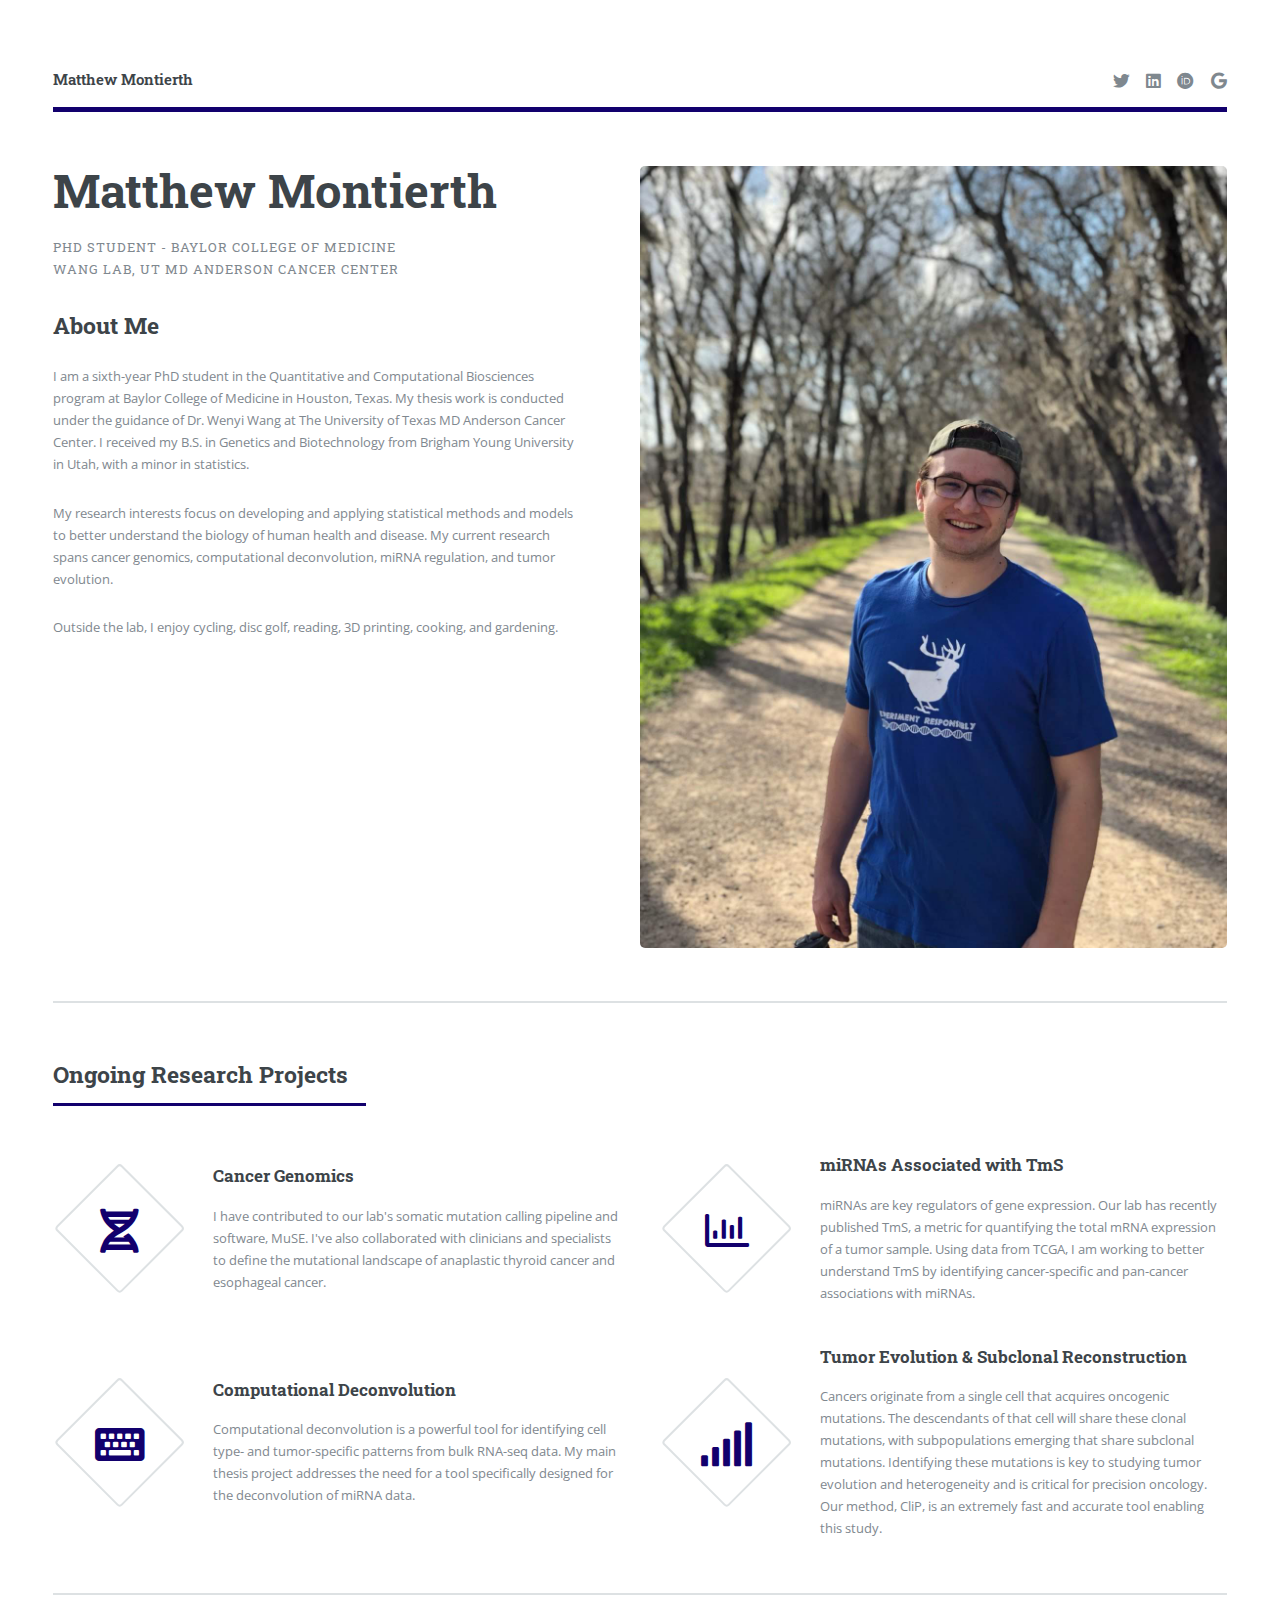
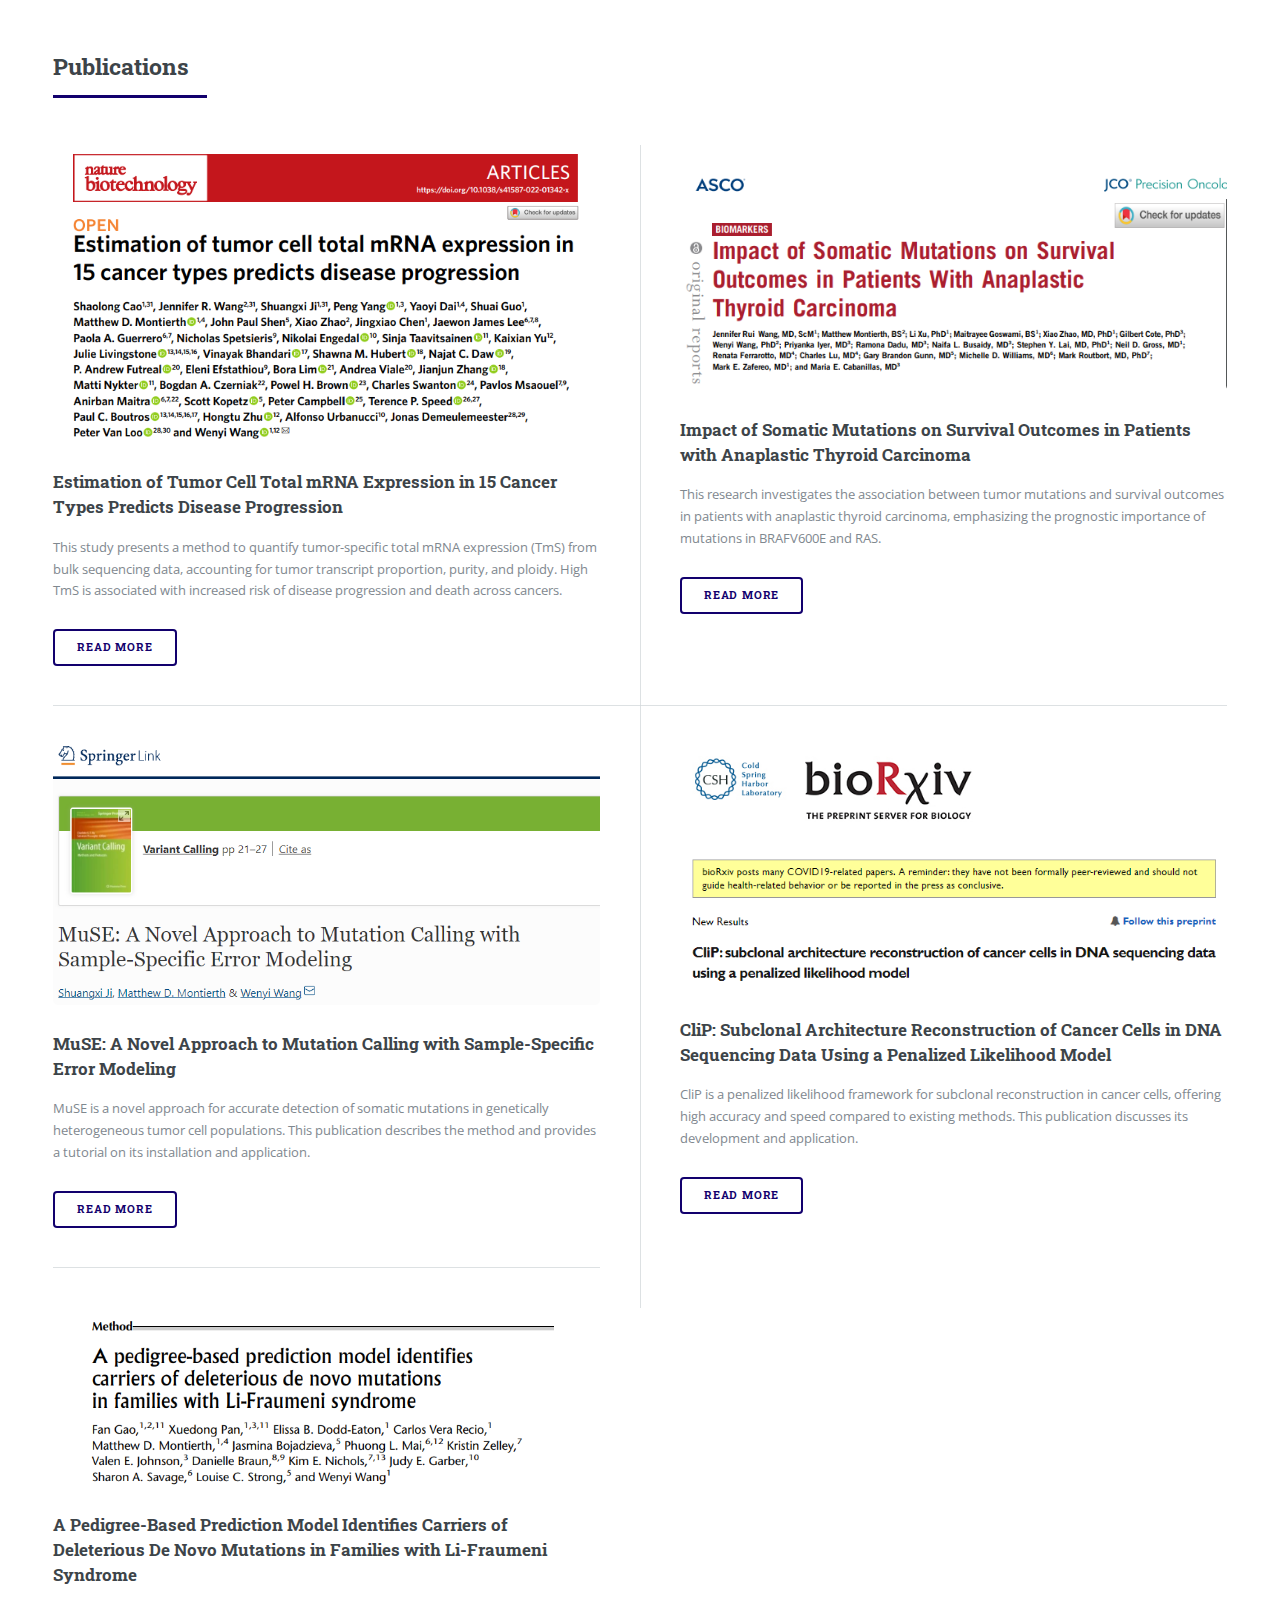
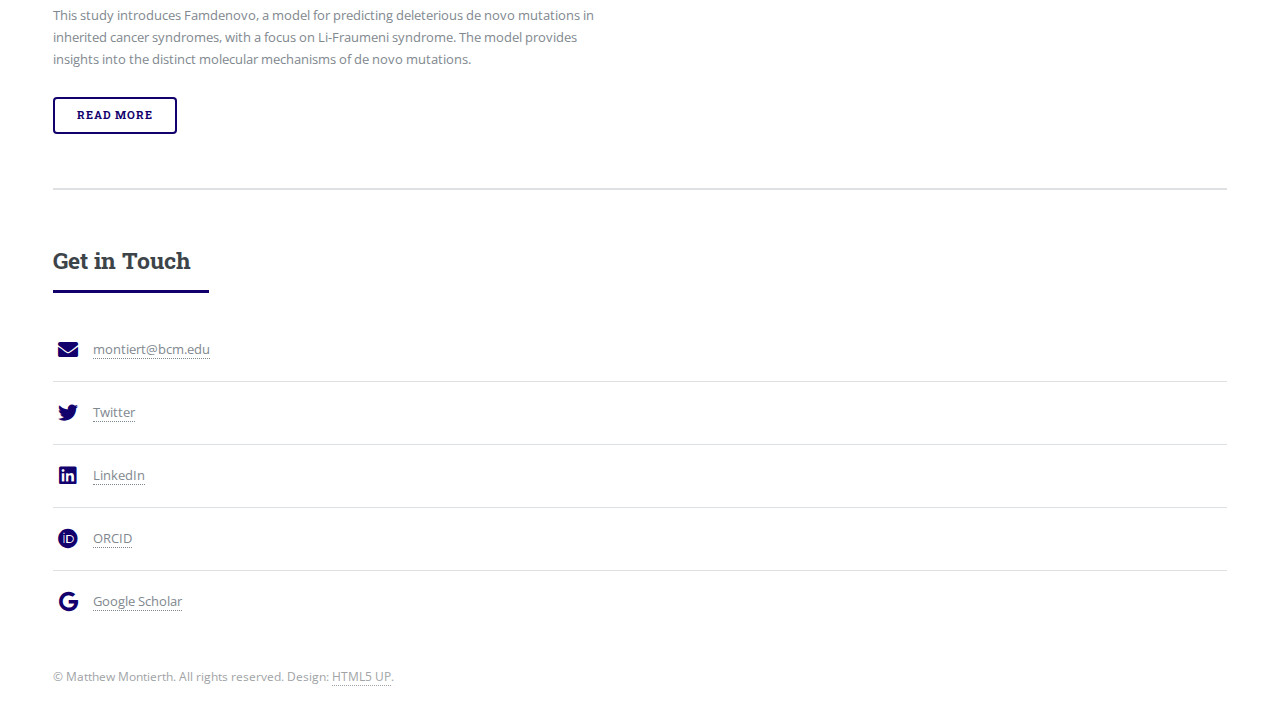
<file: index.html>
<!DOCTYPE HTML>
<!--
	Editorial by HTML5 UP
	html5up.net | @ajlkn
	Free for personal and commercial use under the CCA 3.0 license (html5up.net/license)
-->
<html>
	<head>
		<title>Matthew Montierth - Personal Website</title>
		<meta charset="utf-8" />
		<meta name="viewport" content="width=device-width, initial-scale=1, user-scalable=no" />
		<link rel="stylesheet" href="assets/css/main.css" />
	</head>
	<body class="is-preload">

		<!-- Wrapper -->
			<div id="wrapper">

				<!-- Main -->
					<div id="main">
						<div class="inner">

							<!-- Header -->
								<header id="header">
									<a href="index.html" class="logo"><strong>Matthew Montierth</strong></a>
									<ul class="icons">
										<li><a href="https://twitter.com/mattmontierth" class="icon brands fa-twitter"><span class="label">Twitter</span></a></li>
										<li><a href="https://www.linkedin.com/in/matthew-montierth/" class="icon brands fa-linkedin"><span class="label">LinkedIn</span></a></li>
										<li><a href="https://orcid.org/0000-0002-0860-1420" class="icon brands fa-orcid"><span class="label">ORCID</span></a></li>
                                        <li><a href="https://scholar.google.com/citations?user=PbdNBXEAAAAJ&hl=en&oi=ao" class="icon brands fa-google"><span class="label">Google Scholar</span></a></li>
                                    </ul>
								</header>

							<!-- Banner -->
								<section id="banner">
									<div class="content">
										<header>
											<h1>Matthew Montierth</h1>
											<p>PhD Student - Baylor College of Medicine<br />
												Wang Lab, UT MD Anderson Cancer Center</p>
										</header>
										<h2>About Me</h2>
										<p>I am a sixth-year PhD student in the Quantitative and Computational Biosciences program at Baylor College of Medicine in Houston, Texas. My thesis work is conducted under the guidance of Dr. Wenyi Wang at The University of Texas MD Anderson Cancer Center. I received my B.S. in Genetics and Biotechnology from Brigham Young University in Utah, with a minor in statistics.</p>
										<p>My research interests focus on developing and applying statistical methods and models to better understand the biology of human health and disease. My current research spans cancer genomics, computational deconvolution, miRNA regulation, and tumor evolution.</p>
										<p>Outside the lab, I enjoy cycling, disc golf, reading, 3D printing, cooking, and gardening.</p>
									</div>
									<span class="image object">
										<img src="images/me.jpg" alt="Matthew Montierth" />
									</span>
								</section>

							<!-- Section -->
								<section>
									<header class="major">
										<h2>Ongoing Research Projects</h2>
									</header>
									<div class="features">
										<article>
											<span class="icon solid fa-dna"></span>
											<div class="content">
												<h3>Cancer Genomics</h3>
												<p>I have contributed to our lab's somatic mutation calling pipeline and software, MuSE. I've also collaborated with clinicians and specialists to define the mutational landscape of anaplastic thyroid cancer and esophageal cancer.</p>
											</div>
										</article>
										<article>
											<span class="icon regular fa-chart-bar"></span>
											<div class="content">
												<h3>miRNAs Associated with TmS</h3>
												<p>miRNAs are key regulators of gene expression. Our lab has recently published TmS, a metric for quantifying the total mRNA expression of a tumor sample. Using data from TCGA, I am working to better understand TmS by identifying cancer-specific and pan-cancer associations with miRNAs.</p>
											</div>
										</article>
										<article>
											<span class="icon solid fa-keyboard"></span>
											<div class="content">
												<h3>Computational Deconvolution</h3>
												<p>Computational deconvolution is a powerful tool for identifying cell type- and tumor-specific patterns from bulk RNA-seq data. My main thesis project addresses the need for a tool specifically designed for the deconvolution of miRNA data.</p>
											</div>
										</article>
										<article>
											<span class="icon solid fa-signal"></span>
											<div class="content">
												<h3>Tumor Evolution & Subclonal Reconstruction</h3>
												<p>Cancers originate from a single cell that acquires oncogenic mutations. The descendants of that cell will share these clonal mutations, with subpopulations emerging that share subclonal mutations. Identifying these mutations is key to studying tumor evolution and heterogeneity and is critical for precision oncology. Our method, CliP, is an extremely fast and accurate tool enabling this study.</p>
											</div>
										</article>
									</div>
								</section>

							<!-- Section -->
								<section>
									<header class="major">
										<h2>Publications</h2>
									</header>
									<div class="posts">
										<article>
											<a href="https://www.nature.com/articles/s41587-022-01342-x" class="image"><img src="images/TmS.png" alt="TmS Publication" /></a>
											<h3>Estimation of Tumor Cell Total mRNA Expression in 15 Cancer Types Predicts Disease Progression</h3>
											<p>This study presents a method to quantify tumor-specific total mRNA expression (TmS) from bulk sequencing data, accounting for tumor transcript proportion, purity, and ploidy. High TmS is associated with increased risk of disease progression and death across cancers.</p>
											<ul class="actions">
												<li><a href="https://www.nature.com/articles/s41587-022-01342-x" class="button">Read More</a></li>
											</ul>
										</article>
										<article>
											<a href="https://ascopubs.org/doi/abs/10.1200/PO.21.00504" class="image"><img src="images/JCO_PO.png" alt="ATC Survival Publication" /></a>
											<h3>Impact of Somatic Mutations on Survival Outcomes in Patients with Anaplastic Thyroid Carcinoma</h3>
											<p>This research investigates the association between tumor mutations and survival outcomes in patients with anaplastic thyroid carcinoma, emphasizing the prognostic importance of mutations in BRAFV600E and RAS.</p>
											<ul class="actions">
												<li><a href="https://ascopubs.org/doi/abs/10.1200/PO.21.00504" class="button">Read More</a></li>
											</ul>
										</article>
										<article>
											<a href="https://link.springer.com/protocol/10.1007/978-1-0716-2293-3_2" class="image"><img src="images/MuSE_chapter.png" alt="MuSE Chapter" /></a>
											<h3>MuSE: A Novel Approach to Mutation Calling with Sample-Specific Error Modeling</h3>
											<p>MuSE is a novel approach for accurate detection of somatic mutations in genetically heterogeneous tumor cell populations. This publication describes the method and provides a tutorial on its installation and application.</p>
											<ul class="actions">
												<li><a href="https://link.springer.com/protocol/10.1007/978-1-0716-2293-3_2" class="button">Read More</a></li>
											</ul>
										</article>
										<article>
											<a href="https://www.biorxiv.org/content/10.1101/2021.03.31.437383v1" class="image"><img src="images/clip_pre.png" alt="CliP Preprint" /></a>
											<h3>CliP: Subclonal Architecture Reconstruction of Cancer Cells in DNA Sequencing Data Using a Penalized Likelihood Model</h3>
											<p>CliP is a penalized likelihood framework for subclonal reconstruction in cancer cells, offering high accuracy and speed compared to existing methods. This publication discusses its development and application.</p>
											<ul class="actions">
												<li><a href="https://www.biorxiv.org/content/10.1101/2021.03.31.437383v1" class="button">Read More</a></li>
											</ul>
										</article>
										<article>
											<a href="https://genome.cshlp.org/content/30/8/1170.full.pdf+html" class="image"><img src="images/brcapro.png" alt="BRCA Pro Publication" /></a>
											<h3>A Pedigree-Based Prediction Model Identifies Carriers of Deleterious De Novo Mutations in Families with Li-Fraumeni Syndrome</h3>
											<p>This study introduces Famdenovo, a model for predicting deleterious de novo mutations in inherited cancer syndromes, with a focus on Li-Fraumeni syndrome. The model provides insights into the distinct molecular mechanisms of de novo mutations.</p>
											<ul class="actions">
												<li><a href="https://genome.cshlp.org/content/30/8/1170.full.pdf+html" class="button">Read More</a></li>
											</ul>
										</article>
									</div>
								</section>

							<!-- Contact Section -->
								<section>
									<header class="major">
										<h2>Get in Touch</h2>
									</header>
									<ul class="contact">
										<li class="icon solid fa-envelope"><a href="mailto:montiert@bcm.edu">montiert@bcm.edu</a></li>
										<li class="icon brands fa-twitter"><a href="https://twitter.com/mattmontierth">Twitter</a></li>
										<li class="icon brands fa-linkedin"><a href="https://www.linkedin.com/in/matthew-montierth/">LinkedIn</a></li>
										<li class="icon brands fa-orcid"><a href="https://orcid.org/0000-0002-0860-1420">ORCID</a></li>
                                        <li class="icon brands fa-google"><a href="https://scholar.google.com/citations?user=PbdNBXEAAAAJ&hl=en&oi=ao">Google Scholar</a></li>
                                    </ul>
								</section>

							<!-- Footer -->
								<footer id="footer">
									<p class="copyright">&copy; Matthew Montierth. All rights reserved.
										 Design: <a href="https://html5up.net">HTML5 UP</a>.</p>
								</footer>

						</div>
					</div>

			</div>

		<!-- Scripts -->
			<script src="assets/js/jquery.min.js"></script>
			<script src="assets/js/browser.min.js"></script>
			<script src="assets/js/breakpoints.min.js"></script>
			<script src="assets/js/util.js"></script>
			<script src="assets/js/main.js"></script>

	</body>
</html>
</file>
<file: assets/css/main.css>
@import url(fontawesome-all.min.css);
@import url("https://fonts.googleapis.com/css?family=Open+Sans:400,600,400italic,600italic|Roboto+Slab:400,700");
/*
	Editorial by HTML5 UP
	html5up.net | @ajlkn
	Free for personal and commercial use under the CCA 3.0 license (html5up.net/license)
*/
html, body, div, span, applet, object,
iframe, h1, h2, h3, h4, h5, h6, p, blockquote,
pre, a, abbr, acronym, address, big, cite,
code, del, dfn, em, img, ins, kbd, q, s, samp,
small, strike, strong, sub, sup, tt, var, b,
u, i, center, dl, dt, dd, ol, ul, li, fieldset,
form, label, legend, table, caption, tbody,
tfoot, thead, tr, th, td, article, aside,
canvas, details, embed, figure, figcaption,
footer, header, hgroup, menu, nav, output, ruby,
section, summary, time, mark, audio, video {
  margin: 0;
  padding: 0;
  border: 0;
  font-size: 100%;
  font: inherit;
  vertical-align: baseline; }

article, aside, details, figcaption, figure,
footer, header, hgroup, menu, nav, section {
  display: block; }

body {
  line-height: 1; }

ol, ul {
  list-style: none; }

blockquote, q {
  quotes: none; }
  blockquote:before, blockquote:after, q:before, q:after {
    content: '';
    content: none; }

table {
  border-collapse: collapse;
  border-spacing: 0; }

body {
  -webkit-text-size-adjust: none; }

mark {
  background-color: transparent;
  color: inherit; }

input::-moz-focus-inner {
  border: 0;
  padding: 0; }

input, select, textarea {
  -moz-appearance: none;
  -webkit-appearance: none;
  -ms-appearance: none;
  appearance: none; }

/* Basic */
@-ms-viewport {
  width: device-width; }

body {
  -ms-overflow-style: scrollbar; }

@media screen and (max-width: 480px) {
  html, body {
    min-width: 320px; } }

html {
  box-sizing: border-box; }

*, *:before, *:after {
  box-sizing: inherit; }

body {
  background: #ffffff; }
  body.is-preload *, body.is-preload *:before, body.is-preload *:after, body.is-resizing *, body.is-resizing *:before, body.is-resizing *:after {
    -moz-animation: none !important;
    -webkit-animation: none !important;
    -ms-animation: none !important;
    animation: none !important;
    -moz-transition: none !important;
    -webkit-transition: none !important;
    -ms-transition: none !important;
    transition: none !important; }

/* Type */
body, input, select, textarea {
  color: #7f888f;
  font-family: "Open Sans", sans-serif;
  font-size: 13pt;
  font-weight: 400;
  line-height: 1.65; }
  @media screen and (max-width: 1680px) {
    body, input, select, textarea {
      font-size: 11pt; } }
  @media screen and (max-width: 1280px) {
    body, input, select, textarea {
      font-size: 10pt; } }
  @media screen and (max-width: 360px) {
    body, input, select, textarea {
      font-size: 9pt; } }

a {
  -moz-transition: color 0.2s ease-in-out, border-bottom-color 0.2s ease-in-out;
  -webkit-transition: color 0.2s ease-in-out, border-bottom-color 0.2s ease-in-out;
  -ms-transition: color 0.2s ease-in-out, border-bottom-color 0.2s ease-in-out;
  transition: color 0.2s ease-in-out, border-bottom-color 0.2s ease-in-out;
  border-bottom: dotted 1px;
  color: #12006D;
  text-decoration: none; }
  a:hover {
    border-bottom-color: #12006D;
    color: #12006D !important; }
    a:hover strong {
      color: inherit; }

strong, b {
  color: #3d4449;
  font-weight: 600; }

em, i {
  font-style: italic; }

p {
  margin: 0 0 2em 0; }

h1, h2, h3, h4, h5, h6 {
  color: #3d4449;
  font-family: "Roboto Slab", serif;
  font-weight: 700;
  line-height: 1.5;
  margin: 0 0 1em 0; }
  h1 a, h2 a, h3 a, h4 a, h5 a, h6 a {
    color: inherit;
    text-decoration: none;
    border-bottom: 0; }

h1 {
  font-size: 4em;
  margin: 0 0 0.5em 0;
  line-height: 1.3; }

h2 {
  font-size: 1.75em; }

h3 {
  font-size: 1.25em; }

h4 {
  font-size: 1.1em; }

h5 {
  font-size: 0.9em; }

h6 {
  font-size: 0.7em; }

@media screen and (max-width: 1680px) {
  h1 {
    font-size: 3.5em; } }

@media screen and (max-width: 980px) {
  h1 {
    font-size: 3.25em; } }

@media screen and (max-width: 736px) {
  h1 {
    font-size: 2em;
    line-height: 1.4; }
  h2 {
    font-size: 1.5em; } }

sub {
  font-size: 0.8em;
  position: relative;
  top: 0.5em; }

sup {
  font-size: 0.8em;
  position: relative;
  top: -0.5em; }

blockquote {
  border-left: solid 3px rgba(210, 215, 217, 0.75);
  font-style: italic;
  margin: 0 0 2em 0;
  padding: 0.5em 0 0.5em 2em; }

code {
  background: rgba(230, 235, 237, 0.25);
  border-radius: 0.375em;
  border: solid 1px rgba(210, 215, 217, 0.75);
  font-family: "Courier New", monospace;
  font-size: 0.9em;
  margin: 0 0.25em;
  padding: 0.25em 0.65em; }

pre {
  -webkit-overflow-scrolling: touch;
  font-family: "Courier New", monospace;
  font-size: 0.9em;
  margin: 0 0 2em 0; }
  pre code {
    display: block;
    line-height: 1.75;
    padding: 1em 1.5em;
    overflow-x: auto; }

hr {
  border: 0;
  border-bottom: solid 1px rgba(210, 215, 217, 0.75);
  margin: 2em 0; }
  hr.major {
    margin: 3em 0; }

.align-left {
  text-align: left; }

.align-center {
  text-align: center; }

.align-right {
  text-align: right; }

/* Row */
.row {
  display: flex;
  flex-wrap: wrap;
  box-sizing: border-box;
  align-items: stretch; }
  .row > * {
    box-sizing: border-box; }
  .row.gtr-uniform > * > :last-child {
    margin-bottom: 0; }
  .row.aln-left {
    justify-content: flex-start; }
  .row.aln-center {
    justify-content: center; }
  .row.aln-right {
    justify-content: flex-end; }
  .row.aln-top {
    align-items: flex-start; }
  .row.aln-middle {
    align-items: center; }
  .row.aln-bottom {
    align-items: flex-end; }
  .row > .imp {
    order: -1; }
  .row > .col-1 {
    width: 8.33333%; }
  .row > .off-1 {
    margin-left: 8.33333%; }
  .row > .col-2 {
    width: 16.66667%; }
  .row > .off-2 {
    margin-left: 16.66667%; }
  .row > .col-3 {
    width: 25%; }
  .row > .off-3 {
    margin-left: 25%; }
  .row > .col-4 {
    width: 33.33333%; }
  .row > .off-4 {
    margin-left: 33.33333%; }
  .row > .col-5 {
    width: 41.66667%; }
  .row > .off-5 {
    margin-left: 41.66667%; }
  .row > .col-6 {
    width: 50%; }
  .row > .off-6 {
    margin-left: 50%; }
  .row > .col-7 {
    width: 58.33333%; }
  .row > .off-7 {
    margin-left: 58.33333%; }
  .row > .col-8 {
    width: 66.66667%; }
  .row > .off-8 {
    margin-left: 66.66667%; }
  .row > .col-9 {
    width: 75%; }
  .row > .off-9 {
    margin-left: 75%; }
  .row > .col-10 {
    width: 83.33333%; }
  .row > .off-10 {
    margin-left: 83.33333%; }
  .row > .col-11 {
    width: 91.66667%; }
  .row > .off-11 {
    margin-left: 91.66667%; }
  .row > .col-12 {
    width: 100%; }
  .row > .off-12 {
    margin-left: 100%; }
  .row.gtr-0 {
    margin-top: 0;
    margin-left: 0em; }
    .row.gtr-0 > * {
      padding: 0 0 0 0em; }
    .row.gtr-0.gtr-uniform {
      margin-top: 0em; }
      .row.gtr-0.gtr-uniform > * {
        padding-top: 0em; }
  .row.gtr-25 {
    margin-top: 0;
    margin-left: -0.375em; }
    .row.gtr-25 > * {
      padding: 0 0 0 0.375em; }
    .row.gtr-25.gtr-uniform {
      margin-top: -0.375em; }
      .row.gtr-25.gtr-uniform > * {
        padding-top: 0.375em; }
  .row.gtr-50 {
    margin-top: 0;
    margin-left: -0.75em; }
    .row.gtr-50 > * {
      padding: 0 0 0 0.75em; }
    .row.gtr-50.gtr-uniform {
      margin-top: -0.75em; }
      .row.gtr-50.gtr-uniform > * {
        padding-top: 0.75em; }
  .row {
    margin-top: 0;
    margin-left: -1.5em; }
    .row > * {
      padding: 0 0 0 1.5em; }
    .row.gtr-uniform {
      margin-top: -1.5em; }
      .row.gtr-uniform > * {
        padding-top: 1.5em; }
  .row.gtr-150 {
    margin-top: 0;
    margin-left: -2.25em; }
    .row.gtr-150 > * {
      padding: 0 0 0 2.25em; }
    .row.gtr-150.gtr-uniform {
      margin-top: -2.25em; }
      .row.gtr-150.gtr-uniform > * {
        padding-top: 2.25em; }
  .row.gtr-200 {
    margin-top: 0;
    margin-left: -3em; }
    .row.gtr-200 > * {
      padding: 0 0 0 3em; }
    .row.gtr-200.gtr-uniform {
      margin-top: -3em; }
      .row.gtr-200.gtr-uniform > * {
        padding-top: 3em; }
  @media screen and (max-width: 1680px) {
    .row {
      display: flex;
      flex-wrap: wrap;
      box-sizing: border-box;
      align-items: stretch; }
      .row > * {
        box-sizing: border-box; }
      .row.gtr-uniform > * > :last-child {
        margin-bottom: 0; }
      .row.aln-left {
        justify-content: flex-start; }
      .row.aln-center {
        justify-content: center; }
      .row.aln-right {
        justify-content: flex-end; }
      .row.aln-top {
        align-items: flex-start; }
      .row.aln-middle {
        align-items: center; }
      .row.aln-bottom {
        align-items: flex-end; }
      .row > .imp-xlarge {
        order: -1; }
      .row > .col-1-xlarge {
        width: 8.33333%; }
      .row > .off-1-xlarge {
        margin-left: 8.33333%; }
      .row > .col-2-xlarge {
        width: 16.66667%; }
      .row > .off-2-xlarge {
        margin-left: 16.66667%; }
      .row > .col-3-xlarge {
        width: 25%; }
      .row > .off-3-xlarge {
        margin-left: 25%; }
      .row > .col-4-xlarge {
        width: 33.33333%; }
      .row > .off-4-xlarge {
        margin-left: 33.33333%; }
      .row > .col-5-xlarge {
        width: 41.66667%; }
      .row > .off-5-xlarge {
        margin-left: 41.66667%; }
      .row > .col-6-xlarge {
        width: 50%; }
      .row > .off-6-xlarge {
        margin-left: 50%; }
      .row > .col-7-xlarge {
        width: 58.33333%; }
      .row > .off-7-xlarge {
        margin-left: 58.33333%; }
      .row > .col-8-xlarge {
        width: 66.66667%; }
      .row > .off-8-xlarge {
        margin-left: 66.66667%; }
      .row > .col-9-xlarge {
        width: 75%; }
      .row > .off-9-xlarge {
        margin-left: 75%; }
      .row > .col-10-xlarge {
        width: 83.33333%; }
      .row > .off-10-xlarge {
        margin-left: 83.33333%; }
      .row > .col-11-xlarge {
        width: 91.66667%; }
      .row > .off-11-xlarge {
        margin-left: 91.66667%; }
      .row > .col-12-xlarge {
        width: 100%; }
      .row > .off-12-xlarge {
        margin-left: 100%; }
      .row.gtr-0 {
        margin-top: 0;
        margin-left: 0em; }
        .row.gtr-0 > * {
          padding: 0 0 0 0em; }
        .row.gtr-0.gtr-uniform {
          margin-top: 0em; }
          .row.gtr-0.gtr-uniform > * {
            padding-top: 0em; }
      .row.gtr-25 {
        margin-top: 0;
        margin-left: -0.375em; }
        .row.gtr-25 > * {
          padding: 0 0 0 0.375em; }
        .row.gtr-25.gtr-uniform {
          margin-top: -0.375em; }
          .row.gtr-25.gtr-uniform > * {
            padding-top: 0.375em; }
      .row.gtr-50 {
        margin-top: 0;
        margin-left: -0.75em; }
        .row.gtr-50 > * {
          padding: 0 0 0 0.75em; }
        .row.gtr-50.gtr-uniform {
          margin-top: -0.75em; }
          .row.gtr-50.gtr-uniform > * {
            padding-top: 0.75em; }
      .row {
        margin-top: 0;
        margin-left: -1.5em; }
        .row > * {
          padding: 0 0 0 1.5em; }
        .row.gtr-uniform {
          margin-top: -1.5em; }
          .row.gtr-uniform > * {
            padding-top: 1.5em; }
      .row.gtr-150 {
        margin-top: 0;
        margin-left: -2.25em; }
        .row.gtr-150 > * {
          padding: 0 0 0 2.25em; }
        .row.gtr-150.gtr-uniform {
          margin-top: -2.25em; }
          .row.gtr-150.gtr-uniform > * {
            padding-top: 2.25em; }
      .row.gtr-200 {
        margin-top: 0;
        margin-left: -3em; }
        .row.gtr-200 > * {
          padding: 0 0 0 3em; }
        .row.gtr-200.gtr-uniform {
          margin-top: -3em; }
          .row.gtr-200.gtr-uniform > * {
            padding-top: 3em; } }
  @media screen and (max-width: 1280px) {
    .row {
      display: flex;
      flex-wrap: wrap;
      box-sizing: border-box;
      align-items: stretch; }
      .row > * {
        box-sizing: border-box; }
      .row.gtr-uniform > * > :last-child {
        margin-bottom: 0; }
      .row.aln-left {
        justify-content: flex-start; }
      .row.aln-center {
        justify-content: center; }
      .row.aln-right {
        justify-content: flex-end; }
      .row.aln-top {
        align-items: flex-start; }
      .row.aln-middle {
        align-items: center; }
      .row.aln-bottom {
        align-items: flex-end; }
      .row > .imp-large {
        order: -1; }
      .row > .col-1-large {
        width: 8.33333%; }
      .row > .off-1-large {
        margin-left: 8.33333%; }
      .row > .col-2-large {
        width: 16.66667%; }
      .row > .off-2-large {
        margin-left: 16.66667%; }
      .row > .col-3-large {
        width: 25%; }
      .row > .off-3-large {
        margin-left: 25%; }
      .row > .col-4-large {
        width: 33.33333%; }
      .row > .off-4-large {
        margin-left: 33.33333%; }
      .row > .col-5-large {
        width: 41.66667%; }
      .row > .off-5-large {
        margin-left: 41.66667%; }
      .row > .col-6-large {
        width: 50%; }
      .row > .off-6-large {
        margin-left: 50%; }
      .row > .col-7-large {
        width: 58.33333%; }
      .row > .off-7-large {
        margin-left: 58.33333%; }
      .row > .col-8-large {
        width: 66.66667%; }
      .row > .off-8-large {
        margin-left: 66.66667%; }
      .row > .col-9-large {
        width: 75%; }
      .row > .off-9-large {
        margin-left: 75%; }
      .row > .col-10-large {
        width: 83.33333%; }
      .row > .off-10-large {
        margin-left: 83.33333%; }
      .row > .col-11-large {
        width: 91.66667%; }
      .row > .off-11-large {
        margin-left: 91.66667%; }
      .row > .col-12-large {
        width: 100%; }
      .row > .off-12-large {
        margin-left: 100%; }
      .row.gtr-0 {
        margin-top: 0;
        margin-left: 0em; }
        .row.gtr-0 > * {
          padding: 0 0 0 0em; }
        .row.gtr-0.gtr-uniform {
          margin-top: 0em; }
          .row.gtr-0.gtr-uniform > * {
            padding-top: 0em; }
      .row.gtr-25 {
        margin-top: 0;
        margin-left: -0.375em; }
        .row.gtr-25 > * {
          padding: 0 0 0 0.375em; }
        .row.gtr-25.gtr-uniform {
          margin-top: -0.375em; }
          .row.gtr-25.gtr-uniform > * {
            padding-top: 0.375em; }
      .row.gtr-50 {
        margin-top: 0;
        margin-left: -0.75em; }
        .row.gtr-50 > * {
          padding: 0 0 0 0.75em; }
        .row.gtr-50.gtr-uniform {
          margin-top: -0.75em; }
          .row.gtr-50.gtr-uniform > * {
            padding-top: 0.75em; }
      .row {
        margin-top: 0;
        margin-left: -1.5em; }
        .row > * {
          padding: 0 0 0 1.5em; }
        .row.gtr-uniform {
          margin-top: -1.5em; }
          .row.gtr-uniform > * {
            padding-top: 1.5em; }
      .row.gtr-150 {
        margin-top: 0;
        margin-left: -2.25em; }
        .row.gtr-150 > * {
          padding: 0 0 0 2.25em; }
        .row.gtr-150.gtr-uniform {
          margin-top: -2.25em; }
          .row.gtr-150.gtr-uniform > * {
            padding-top: 2.25em; }
      .row.gtr-200 {
        margin-top: 0;
        margin-left: -3em; }
        .row.gtr-200 > * {
          padding: 0 0 0 3em; }
        .row.gtr-200.gtr-uniform {
          margin-top: -3em; }
          .row.gtr-200.gtr-uniform > * {
            padding-top: 3em; } }
  @media screen and (max-width: 980px) {
    .row {
      display: flex;
      flex-wrap: wrap;
      box-sizing: border-box;
      align-items: stretch; }
      .row > * {
        box-sizing: border-box; }
      .row.gtr-uniform > * > :last-child {
        margin-bottom: 0; }
      .row.aln-left {
        justify-content: flex-start; }
      .row.aln-center {
        justify-content: center; }
      .row.aln-right {
        justify-content: flex-end; }
      .row.aln-top {
        align-items: flex-start; }
      .row.aln-middle {
        align-items: center; }
      .row.aln-bottom {
        align-items: flex-end; }
      .row > .imp-medium {
        order: -1; }
      .row > .col-1-medium {
        width: 8.33333%; }
      .row > .off-1-medium {
        margin-left: 8.33333%; }
      .row > .col-2-medium {
        width: 16.66667%; }
      .row > .off-2-medium {
        margin-left: 16.66667%; }
      .row > .col-3-medium {
        width: 25%; }
      .row > .off-3-medium {
        margin-left: 25%; }
      .row > .col-4-medium {
        width: 33.33333%; }
      .row > .off-4-medium {
        margin-left: 33.33333%; }
      .row > .col-5-medium {
        width: 41.66667%; }
      .row > .off-5-medium {
        margin-left: 41.66667%; }
      .row > .col-6-medium {
        width: 50%; }
      .row > .off-6-medium {
        margin-left: 50%; }
      .row > .col-7-medium {
        width: 58.33333%; }
      .row > .off-7-medium {
        margin-left: 58.33333%; }
      .row > .col-8-medium {
        width: 66.66667%; }
      .row > .off-8-medium {
        margin-left: 66.66667%; }
      .row > .col-9-medium {
        width: 75%; }
      .row > .off-9-medium {
        margin-left: 75%; }
      .row > .col-10-medium {
        width: 83.33333%; }
      .row > .off-10-medium {
        margin-left: 83.33333%; }
      .row > .col-11-medium {
        width: 91.66667%; }
      .row > .off-11-medium {
        margin-left: 91.66667%; }
      .row > .col-12-medium {
        width: 100%; }
      .row > .off-12-medium {
        margin-left: 100%; }
      .row.gtr-0 {
        margin-top: 0;
        margin-left: 0em; }
        .row.gtr-0 > * {
          padding: 0 0 0 0em; }
        .row.gtr-0.gtr-uniform {
          margin-top: 0em; }
          .row.gtr-0.gtr-uniform > * {
            padding-top: 0em; }
      .row.gtr-25 {
        margin-top: 0;
        margin-left: -0.375em; }
        .row.gtr-25 > * {
          padding: 0 0 0 0.375em; }
        .row.gtr-25.gtr-uniform {
          margin-top: -0.375em; }
          .row.gtr-25.gtr-uniform > * {
            padding-top: 0.375em; }
      .row.gtr-50 {
        margin-top: 0;
        margin-left: -0.75em; }
        .row.gtr-50 > * {
          padding: 0 0 0 0.75em; }
        .row.gtr-50.gtr-uniform {
          margin-top: -0.75em; }
          .row.gtr-50.gtr-uniform > * {
            padding-top: 0.75em; }
      .row {
        margin-top: 0;
        margin-left: -1.5em; }
        .row > * {
          padding: 0 0 0 1.5em; }
        .row.gtr-uniform {
          margin-top: -1.5em; }
          .row.gtr-uniform > * {
            padding-top: 1.5em; }
      .row.gtr-150 {
        margin-top: 0;
        margin-left: -2.25em; }
        .row.gtr-150 > * {
          padding: 0 0 0 2.25em; }
        .row.gtr-150.gtr-uniform {
          margin-top: -2.25em; }
          .row.gtr-150.gtr-uniform > * {
            padding-top: 2.25em; }
      .row.gtr-200 {
        margin-top: 0;
        margin-left: -3em; }
        .row.gtr-200 > * {
          padding: 0 0 0 3em; }
        .row.gtr-200.gtr-uniform {
          margin-top: -3em; }
          .row.gtr-200.gtr-uniform > * {
            padding-top: 3em; } }
  @media screen and (max-width: 736px) {
    .row {
      display: flex;
      flex-wrap: wrap;
      box-sizing: border-box;
      align-items: stretch; }
      .row > * {
        box-sizing: border-box; }
      .row.gtr-uniform > * > :last-child {
        margin-bottom: 0; }
      .row.aln-left {
        justify-content: flex-start; }
      .row.aln-center {
        justify-content: center; }
      .row.aln-right {
        justify-content: flex-end; }
      .row.aln-top {
        align-items: flex-start; }
      .row.aln-middle {
        align-items: center; }
      .row.aln-bottom {
        align-items: flex-end; }
      .row > .imp-small {
        order: -1; }
      .row > .col-1-small {
        width: 8.33333%; }
      .row > .off-1-small {
        margin-left: 8.33333%; }
      .row > .col-2-small {
        width: 16.66667%; }
      .row > .off-2-small {
        margin-left: 16.66667%; }
      .row > .col-3-small {
        width: 25%; }
      .row > .off-3-small {
        margin-left: 25%; }
      .row > .col-4-small {
        width: 33.33333%; }
      .row > .off-4-small {
        margin-left: 33.33333%; }
      .row > .col-5-small {
        width: 41.66667%; }
      .row > .off-5-small {
        margin-left: 41.66667%; }
      .row > .col-6-small {
        width: 50%; }
      .row > .off-6-small {
        margin-left: 50%; }
      .row > .col-7-small {
        width: 58.33333%; }
      .row > .off-7-small {
        margin-left: 58.33333%; }
      .row > .col-8-small {
        width: 66.66667%; }
      .row > .off-8-small {
        margin-left: 66.66667%; }
      .row > .col-9-small {
        width: 75%; }
      .row > .off-9-small {
        margin-left: 75%; }
      .row > .col-10-small {
        width: 83.33333%; }
      .row > .off-10-small {
        margin-left: 83.33333%; }
      .row > .col-11-small {
        width: 91.66667%; }
      .row > .off-11-small {
        margin-left: 91.66667%; }
      .row > .col-12-small {
        width: 100%; }
      .row > .off-12-small {
        margin-left: 100%; }
      .row.gtr-0 {
        margin-top: 0;
        margin-left: 0em; }
        .row.gtr-0 > * {
          padding: 0 0 0 0em; }
        .row.gtr-0.gtr-uniform {
          margin-top: 0em; }
          .row.gtr-0.gtr-uniform > * {
            padding-top: 0em; }
      .row.gtr-25 {
        margin-top: 0;
        margin-left: -0.375em; }
        .row.gtr-25 > * {
          padding: 0 0 0 0.375em; }
        .row.gtr-25.gtr-uniform {
          margin-top: -0.375em; }
          .row.gtr-25.gtr-uniform > * {
            padding-top: 0.375em; }
      .row.gtr-50 {
        margin-top: 0;
        margin-left: -0.75em; }
        .row.gtr-50 > * {
          padding: 0 0 0 0.75em; }
        .row.gtr-50.gtr-uniform {
          margin-top: -0.75em; }
          .row.gtr-50.gtr-uniform > * {
            padding-top: 0.75em; }
      .row {
        margin-top: 0;
        margin-left: -1.5em; }
        .row > * {
          padding: 0 0 0 1.5em; }
        .row.gtr-uniform {
          margin-top: -1.5em; }
          .row.gtr-uniform > * {
            padding-top: 1.5em; }
      .row.gtr-150 {
        margin-top: 0;
        margin-left: -2.25em; }
        .row.gtr-150 > * {
          padding: 0 0 0 2.25em; }
        .row.gtr-150.gtr-uniform {
          margin-top: -2.25em; }
          .row.gtr-150.gtr-uniform > * {
            padding-top: 2.25em; }
      .row.gtr-200 {
        margin-top: 0;
        margin-left: -3em; }
        .row.gtr-200 > * {
          padding: 0 0 0 3em; }
        .row.gtr-200.gtr-uniform {
          margin-top: -3em; }
          .row.gtr-200.gtr-uniform > * {
            padding-top: 3em; } }
  @media screen and (max-width: 480px) {
    .row {
      display: flex;
      flex-wrap: wrap;
      box-sizing: border-box;
      align-items: stretch; }
      .row > * {
        box-sizing: border-box; }
      .row.gtr-uniform > * > :last-child {
        margin-bottom: 0; }
      .row.aln-left {
        justify-content: flex-start; }
      .row.aln-center {
        justify-content: center; }
      .row.aln-right {
        justify-content: flex-end; }
      .row.aln-top {
        align-items: flex-start; }
      .row.aln-middle {
        align-items: center; }
      .row.aln-bottom {
        align-items: flex-end; }
      .row > .imp-xsmall {
        order: -1; }
      .row > .col-1-xsmall {
        width: 8.33333%; }
      .row > .off-1-xsmall {
        margin-left: 8.33333%; }
      .row > .col-2-xsmall {
        width: 16.66667%; }
      .row > .off-2-xsmall {
        margin-left: 16.66667%; }
      .row > .col-3-xsmall {
        width: 25%; }
      .row > .off-3-xsmall {
        margin-left: 25%; }
      .row > .col-4-xsmall {
        width: 33.33333%; }
      .row > .off-4-xsmall {
        margin-left: 33.33333%; }
      .row > .col-5-xsmall {
        width: 41.66667%; }
      .row > .off-5-xsmall {
        margin-left: 41.66667%; }
      .row > .col-6-xsmall {
        width: 50%; }
      .row > .off-6-xsmall {
        margin-left: 50%; }
      .row > .col-7-xsmall {
        width: 58.33333%; }
      .row > .off-7-xsmall {
        margin-left: 58.33333%; }
      .row > .col-8-xsmall {
        width: 66.66667%; }
      .row > .off-8-xsmall {
        margin-left: 66.66667%; }
      .row > .col-9-xsmall {
        width: 75%; }
      .row > .off-9-xsmall {
        margin-left: 75%; }
      .row > .col-10-xsmall {
        width: 83.33333%; }
      .row > .off-10-xsmall {
        margin-left: 83.33333%; }
      .row > .col-11-xsmall {
        width: 91.66667%; }
      .row > .off-11-xsmall {
        margin-left: 91.66667%; }
      .row > .col-12-xsmall {
        width: 100%; }
      .row > .off-12-xsmall {
        margin-left: 100%; }
      .row.gtr-0 {
        margin-top: 0;
        margin-left: 0em; }
        .row.gtr-0 > * {
          padding: 0 0 0 0em; }
        .row.gtr-0.gtr-uniform {
          margin-top: 0em; }
          .row.gtr-0.gtr-uniform > * {
            padding-top: 0em; }
      .row.gtr-25 {
        margin-top: 0;
        margin-left: -0.375em; }
        .row.gtr-25 > * {
          padding: 0 0 0 0.375em; }
        .row.gtr-25.gtr-uniform {
          margin-top: -0.375em; }
          .row.gtr-25.gtr-uniform > * {
            padding-top: 0.375em; }
      .row.gtr-50 {
        margin-top: 0;
        margin-left: -0.75em; }
        .row.gtr-50 > * {
          padding: 0 0 0 0.75em; }
        .row.gtr-50.gtr-uniform {
          margin-top: -0.75em; }
          .row.gtr-50.gtr-uniform > * {
            padding-top: 0.75em; }
      .row {
        margin-top: 0;
        margin-left: -1.5em; }
        .row > * {
          padding: 0 0 0 1.5em; }
        .row.gtr-uniform {
          margin-top: -1.5em; }
          .row.gtr-uniform > * {
            padding-top: 1.5em; }
      .row.gtr-150 {
        margin-top: 0;
        margin-left: -2.25em; }
        .row.gtr-150 > * {
          padding: 0 0 0 2.25em; }
        .row.gtr-150.gtr-uniform {
          margin-top: -2.25em; }
          .row.gtr-150.gtr-uniform > * {
            padding-top: 2.25em; }
      .row.gtr-200 {
        margin-top: 0;
        margin-left: -3em; }
        .row.gtr-200 > * {
          padding: 0 0 0 3em; }
        .row.gtr-200.gtr-uniform {
          margin-top: -3em; }
          .row.gtr-200.gtr-uniform > * {
            padding-top: 3em; } }

/* Section/Article */
section.special, article.special {
  text-align: center; }

header p {
  font-family: "Roboto Slab", serif;
  font-size: 1em;
  font-weight: 400;
  letter-spacing: 0.075em;
  margin-top: -0.5em;
  text-transform: uppercase; }

header.major > :last-child {
  border-bottom: solid 3px #12006D;
  display: inline-block;
  margin: 0 0 2em 0;
  padding: 0 0.75em 0.5em 0; }

header.main > :last-child {
  margin: 0 0 1em 0; }

/* Form */
form {
  margin: 0 0 2em 0; }

label {
  color: #3d4449;
  display: block;
  font-size: 0.9em;
  font-weight: 600;
  margin: 0 0 1em 0; }

input[type="text"],
input[type="password"],
input[type="email"],
input[type="tel"],
input[type="search"],
input[type="url"],
select,
textarea {
  -moz-appearance: none;
  -webkit-appearance: none;
  -ms-appearance: none;
  appearance: none;
  background: #ffffff;
  border-radius: 0.375em;
  border: none;
  border: solid 1px rgba(210, 215, 217, 0.75);
  color: inherit;
  display: block;
  outline: 0;
  padding: 0 1em;
  text-decoration: none;
  width: 100%; }
  input[type="text"]:invalid,
  input[type="password"]:invalid,
  input[type="email"]:invalid,
  input[type="tel"]:invalid,
  input[type="search"]:invalid,
  input[type="url"]:invalid,
  select:invalid,
  textarea:invalid {
    box-shadow: none; }
  input[type="text"]:focus,
  input[type="password"]:focus,
  input[type="email"]:focus,
  input[type="tel"]:focus,
  input[type="search"]:focus,
  input[type="url"]:focus,
  select:focus,
  textarea:focus {
    border-color: #12006D;
    box-shadow: 0 0 0 1px #12006D; }

select {
  background-image: url("data:image/svg+xml;charset=utf8,%3Csvg xmlns='http://www.w3.org/2000/svg' width='40' height='40' preserveAspectRatio='none' viewBox='0 0 40 40'%3E%3Cpath d='M9.4,12.3l10.4,10.4l10.4-10.4c0.2-0.2,0.5-0.4,0.9-0.4c0.3,0,0.6,0.1,0.9,0.4l3.3,3.3c0.2,0.2,0.4,0.5,0.4,0.9 c0,0.4-0.1,0.6-0.4,0.9L20.7,31.9c-0.2,0.2-0.5,0.4-0.9,0.4c-0.3,0-0.6-0.1-0.9-0.4L4.3,17.3c-0.2-0.2-0.4-0.5-0.4-0.9 c0-0.4,0.1-0.6,0.4-0.9l3.3-3.3c0.2-0.2,0.5-0.4,0.9-0.4S9.1,12.1,9.4,12.3z' fill='rgba(210, 215, 217, 0.75)' /%3E%3C/svg%3E");
  background-size: 1.25em;
  background-repeat: no-repeat;
  background-position: calc(100% - 1em) center;
  height: 2.75em;
  padding-right: 2.75em;
  text-overflow: ellipsis; }
  select option {
    color: #3d4449;
    background: #ffffff; }
  select:focus::-ms-value {
    background-color: transparent; }
  select::-ms-expand {
    display: none; }

input[type="text"],
input[type="password"],
input[type="email"],
input[type="tel"],
input[type="search"],
input[type="url"],
select {
  height: 2.75em; }

textarea {
  padding: 0.75em 1em; }

input[type="checkbox"],
input[type="radio"] {
  -moz-appearance: none;
  -webkit-appearance: none;
  -ms-appearance: none;
  appearance: none;
  display: block;
  float: left;
  margin-right: -2em;
  opacity: 0;
  width: 1em;
  z-index: -1; }
  input[type="checkbox"] + label,
  input[type="radio"] + label {
    text-decoration: none;
    color: #7f888f;
    cursor: pointer;
    display: inline-block;
    font-size: 1em;
    font-weight: 400;
    padding-left: 2.4em;
    padding-right: 0.75em;
    position: relative; }
    input[type="checkbox"] + label:before,
    input[type="radio"] + label:before {
      -moz-osx-font-smoothing: grayscale;
      -webkit-font-smoothing: antialiased;
      display: inline-block;
      font-style: normal;
      font-variant: normal;
      text-rendering: auto;
      line-height: 1;
      text-transform: none !important;
      font-family: 'Font Awesome 5 Free';
      font-weight: 900; }
    input[type="checkbox"] + label:before,
    input[type="radio"] + label:before {
      background: #ffffff;
      border-radius: 0.375em;
      border: solid 1px rgba(210, 215, 217, 0.75);
      content: '';
      display: inline-block;
      font-size: 0.8em;
      height: 2.0625em;
      left: 0;
      line-height: 2.0625em;
      position: absolute;
      text-align: center;
      top: 0;
      width: 2.0625em; }
  input[type="checkbox"]:checked + label:before,
  input[type="radio"]:checked + label:before {
    background: #3d4449;
    border-color: #3d4449;
    color: #ffffff;
    content: '\f00c'; }
  input[type="checkbox"]:focus + label:before,
  input[type="radio"]:focus + label:before {
    border-color: #;
    box-shadow: 0 0 0 1px #12006D; }

input[type="checkbox"] + label:before {
  border-radius: 0.375em; }

input[type="radio"] + label:before {
  border-radius: 100%; }

::-webkit-input-placeholder {
  color: #9fa3a6 !important;
  opacity: 1.0; }

:-moz-placeholder {
  color: #9fa3a6 !important;
  opacity: 1.0; }

::-moz-placeholder {
  color: #9fa3a6 !important;
  opacity: 1.0; }

:-ms-input-placeholder {
  color: #9fa3a6 !important;
  opacity: 1.0; }

/* Box */
.box {
  border-radius: 0.375em;
  border: solid 1px rgba(210, 215, 217, 0.75);
  margin-bottom: 2em;
  padding: 1.5em; }
  .box > :last-child,
  .box > :last-child > :last-child,
  .box > :last-child > :last-child > :last-child {
    margin-bottom: 0; }
  .box.alt {
    border: 0;
    border-radius: 0;
    padding: 0; }

/* Icon */
.icon {
  text-decoration: none;
  border-bottom: none;
  position: relative; }
  .icon:before {
    -moz-osx-font-smoothing: grayscale;
    -webkit-font-smoothing: antialiased;
    display: inline-block;
    font-style: normal;
    font-variant: normal;
    text-rendering: auto;
    line-height: 1;
    text-transform: none !important;
    font-family: 'Font Awesome 5 Free';
    font-weight: 400; }
  .icon > .label {
    display: none; }
  .icon:before {
    line-height: inherit; }
  .icon.solid:before {
    font-weight: 900; }
  .icon.brands:before {
    font-family: 'Font Awesome 5 Brands'; }

/* Image */
.image {
  border-radius: 0.375em;
  border: 0;
  display: inline-block;
  position: relative; }
  .image img {
    border-radius: 0.375em;
    display: block; }
  .image.left, .image.right {
    max-width: 40%; }
    .image.left img, .image.right img {
      width: 100%; }
  .image.left {
    float: left;
    padding: 0 1.5em 1em 0;
    top: 0.25em; }
  .image.right {
    float: right;
    padding: 0 0 1em 1.5em;
    top: 0.25em; }
  .image.fit {
    display: block;
    margin: 0 0 2em 0;
    width: 100%; }
    .image.fit img {
      width: 100%; }
  .image.main {
    display: block;
    margin: 0 0 3em 0;
    width: 100%; }
    .image.main img {
      width: 100%; }

a.image {
  overflow: hidden; }
  a.image img {
    -moz-transition: -moz-transform 0.2s ease;
    -webkit-transition: -webkit-transform 0.2s ease;
    -ms-transition: -ms-transform 0.2s ease;
    transition: transform 0.2s ease; }
  a.image:hover img {
    -moz-transform: scale(1.075);
    -webkit-transform: scale(1.075);
    -ms-transform: scale(1.075);
    transform: scale(1.075); }

/* List */
ol {
  list-style: decimal;
  margin: 0 0 2em 0;
  padding-left: 1.25em; }
  ol li {
    padding-left: 0.25em; }

ul {
  list-style: disc;
  margin: 0 0 2em 0;
  padding-left: 1em; }
  ul li {
    padding-left: 0.5em; }
  ul.alt {
    list-style: none;
    padding-left: 0; }
    ul.alt li {
      border-top: solid 1px rgba(210, 215, 217, 0.75);
      padding: 0.5em 0; }
      ul.alt li:first-child {
        border-top: 0;
        padding-top: 0; }

dl {
  margin: 0 0 2em 0; }
  dl dt {
    display: block;
    font-weight: 600;
    margin: 0 0 1em 0; }
  dl dd {
    margin-left: 2em; }

/* Actions */
ul.actions {
  display: -moz-flex;
  display: -webkit-flex;
  display: -ms-flex;
  display: flex;
  cursor: default;
  list-style: none;
  margin-left: -1em;
  padding-left: 0; }
  ul.actions li {
    padding: 0 0 0 1em;
    vertical-align: middle; }
  ul.actions.special {
    -moz-justify-content: center;
    -webkit-justify-content: center;
    -ms-justify-content: center;
    justify-content: center;
    width: 100%;
    margin-left: 0; }
    ul.actions.special li:first-child {
      padding-left: 0; }
  ul.actions.stacked {
    -moz-flex-direction: column;
    -webkit-flex-direction: column;
    -ms-flex-direction: column;
    flex-direction: column;
    margin-left: 0; }
    ul.actions.stacked li {
      padding: 1.3em 0 0 0; }
      ul.actions.stacked li:first-child {
        padding-top: 0; }
  ul.actions.fit {
    width: calc(100% + 1em); }
    ul.actions.fit li {
      -moz-flex-grow: 1;
      -webkit-flex-grow: 1;
      -ms-flex-grow: 1;
      flex-grow: 1;
      -moz-flex-shrink: 1;
      -webkit-flex-shrink: 1;
      -ms-flex-shrink: 1;
      flex-shrink: 1;
      width: 100%; }
      ul.actions.fit li > * {
        width: 100%; }
    ul.actions.fit.stacked {
      width: 100%; }

/* Icons */
ul.icons {
  cursor: default;
  list-style: none;
  padding-left: 0; }
  ul.icons li {
    display: inline-block;
    padding: 0 1em 0 0; }
    ul.icons li:last-child {
      padding-right: 0; }
    ul.icons li .icon {
      color: inherit; }
      ul.icons li .icon:before {
        font-size: 1.25em; }

/* Contact */
ul.contact {
  list-style: none;
  padding: 0; }
  ul.contact li {
    text-decoration: none;
    border-top: solid 1px rgba(210, 215, 217, 0.75);
    margin: 1.5em 0 0 0;
    padding: 1.5em 0 0 3em;
    position: relative; }
    ul.contact li:before {
      -moz-osx-font-smoothing: grayscale;
      -webkit-font-smoothing: antialiased;
      display: inline-block;
      font-style: normal;
      font-variant: normal;
      text-rendering: auto;
      line-height: 1;
      text-transform: none !important;
      font-family: 'Font Awesome 5 Free';
      font-weight: 400; }
    ul.contact li:before {
      color: #12006D;
      display: inline-block;
      font-size: 1.5em;
      height: 1.125em;
      left: 0;
      line-height: 1.125em;
      position: absolute;
      text-align: center;
      top: 1em;
      width: 1.5em; }
    ul.contact li:first-child {
      border-top: 0;
      margin-top: 0;
      padding-top: 0; }
      ul.contact li:first-child:before {
        top: 0; }
    ul.contact li a {
      color: inherit; }

/* Pagination */
ul.pagination {
  cursor: default;
  list-style: none;
  padding-left: 0; }
  ul.pagination li {
    display: inline-block;
    padding-left: 0;
    vertical-align: middle; }
    ul.pagination li > .page {
      -moz-transition: background-color 0.2s ease-in-out, color 0.2s ease-in-out;
      -webkit-transition: background-color 0.2s ease-in-out, color 0.2s ease-in-out;
      -ms-transition: background-color 0.2s ease-in-out, color 0.2s ease-in-out;
      transition: background-color 0.2s ease-in-out, color 0.2s ease-in-out;
      border-bottom: 0;
      border-radius: 0.375em;
      display: inline-block;
      font-size: 0.8em;
      font-weight: 600;
      height: 2em;
      line-height: 2em;
      margin: 0 0.125em;
      min-width: 2em;
      padding: 0 0.5em;
      text-align: center; }
      ul.pagination li > .page.active {
        background-color: #12006D;
        color: #ffffff !important; }
        ul.pagination li > .page.active:hover {
          background-color: #f67878; }
        ul.pagination li > .page.active:active {
          background-color: #f45c5c; }
    ul.pagination li:first-child {
      padding-right: 0.75em; }
    ul.pagination li:last-child {
      padding-left: 0.75em; }
  @media screen and (max-width: 480px) {
    ul.pagination li:nth-child(n+2):nth-last-child(n+2) {
      display: none; }
    ul.pagination li:first-child {
      padding-right: 0; } }

/* Table */
.table-wrapper {
  -webkit-overflow-scrolling: touch;
  overflow-x: auto; }

table {
  margin: 0 0 2em 0;
  width: 100%; }
  table tbody tr {
    border: solid 1px rgba(210, 215, 217, 0.75);
    border-left: 0;
    border-right: 0; }
    table tbody tr:nth-child(2n + 1) {
      background-color: rgba(230, 235, 237, 0.25); }
  table td {
    padding: 0.75em 0.75em; }
  table th {
    color: #3d4449;
    font-size: 0.9em;
    font-weight: 600;
    padding: 0 0.75em 0.75em 0.75em;
    text-align: left; }
  table thead {
    border-bottom: solid 2px rgba(210, 215, 217, 0.75); }
  table tfoot {
    border-top: solid 2px rgba(210, 215, 217, 0.75); }
  table.alt {
    border-collapse: separate; }
    table.alt tbody tr td {
      border: solid 1px rgba(210, 215, 217, 0.75);
      border-left-width: 0;
      border-top-width: 0; }
      table.alt tbody tr td:first-child {
        border-left-width: 1px; }
    table.alt tbody tr:first-child td {
      border-top-width: 1px; }
    table.alt thead {
      border-bottom: 0; }
    table.alt tfoot {
      border-top: 0; }

/* Button */
input[type="submit"],
input[type="reset"],
input[type="button"],
button,
.button {
  -moz-appearance: none;
  -webkit-appearance: none;
  -ms-appearance: none;
  appearance: none;
  -moz-transition: background-color 0.2s ease-in-out, color 0.2s ease-in-out;
  -webkit-transition: background-color 0.2s ease-in-out, color 0.2s ease-in-out;
  -ms-transition: background-color 0.2s ease-in-out, color 0.2s ease-in-out;
  transition: background-color 0.2s ease-in-out, color 0.2s ease-in-out;
  background-color: transparent;
  border-radius: 0.375em;
  border: 0;
  box-shadow: inset 0 0 0 2px #12006D;
  color: #12006D !important;
  cursor: pointer;
  display: inline-block;
  font-family: "Roboto Slab", serif;
  font-size: 0.8em;
  font-weight: 700;
  height: 3.5em;
  letter-spacing: 0.075em;
  line-height: 3.5em;
  padding: 0 2.25em;
  text-align: center;
  text-decoration: none;
  text-transform: uppercase;
  white-space: nowrap; }
  input[type="submit"]:hover,
  input[type="reset"]:hover,
  input[type="button"]:hover,
  button:hover,
  .button:hover {
    background-color: rgba(245, 106, 106, 0.05); }
  input[type="submit"]:active,
  input[type="reset"]:active,
  input[type="button"]:active,
  button:active,
  .button:active {
    background-color: rgba(245, 106, 106, 0.15); }
  input[type="submit"].icon:before,
  input[type="reset"].icon:before,
  input[type="button"].icon:before,
  button.icon:before,
  .button.icon:before {
    margin-right: 0.5em; }
  input[type="submit"].fit,
  input[type="reset"].fit,
  input[type="button"].fit,
  button.fit,
  .button.fit {
    width: 100%; }
  input[type="submit"].small,
  input[type="reset"].small,
  input[type="button"].small,
  button.small,
  .button.small {
    font-size: 0.6em; }
  input[type="submit"].large,
  input[type="reset"].large,
  input[type="button"].large,
  button.large,
  .button.large {
    font-size: 1em;
    height: 3.65em;
    line-height: 3.65em; }
  input[type="submit"].primary,
  input[type="reset"].primary,
  input[type="button"].primary,
  button.primary,
  .button.primary {
    background-color: #12006D;
    box-shadow: none;
    color: #ffffff !important; }
    input[type="submit"].primary:hover,
    input[type="reset"].primary:hover,
    input[type="button"].primary:hover,
    button.primary:hover,
    .button.primary:hover {
      background-color: #f67878; }
    input[type="submit"].primary:active,
    input[type="reset"].primary:active,
    input[type="button"].primary:active,
    button.primary:active,
    .button.primary:active {
      background-color: #f45c5c; }
  input[type="submit"].disabled, input[type="submit"]:disabled,
  input[type="reset"].disabled,
  input[type="reset"]:disabled,
  input[type="button"].disabled,
  input[type="button"]:disabled,
  button.disabled,
  button:disabled,
  .button.disabled,
  .button:disabled {
    pointer-events: none;
    opacity: 0.25; }

/* Mini Posts */
.mini-posts article {
  border-top: solid 1px rgba(210, 215, 217, 0.75);
  margin-top: 2em;
  padding-top: 2em; }
  .mini-posts article .image {
    display: block;
    margin: 0 0 1.5em 0; }
    .mini-posts article .image img {
      display: block;
      width: 100%; }
  .mini-posts article:first-child {
    border-top: 0;
    margin-top: 0;
    padding-top: 0; }

/* Features */
.features {
  display: -moz-flex;
  display: -webkit-flex;
  display: -ms-flex;
  display: flex;
  -moz-flex-wrap: wrap;
  -webkit-flex-wrap: wrap;
  -ms-flex-wrap: wrap;
  flex-wrap: wrap;
  margin: 0 0 2em -3em;
  width: calc(100% + 3em); }
  .features article {
    -moz-align-items: center;
    -webkit-align-items: center;
    -ms-align-items: center;
    align-items: center;
    display: -moz-flex;
    display: -webkit-flex;
    display: -ms-flex;
    display: flex;
    margin: 0 0 3em 3em;
    position: relative;
    width: calc(50% - 3em); }
    .features article:nth-child(2n - 1) {
      margin-right: 1.5em; }
    .features article:nth-child(2n) {
      margin-left: 1.5em; }
    .features article:nth-last-child(1), .features article:nth-last-child(2) {
      margin-bottom: 0; }
    .features article .icon {
      -moz-flex-grow: 0;
      -webkit-flex-grow: 0;
      -ms-flex-grow: 0;
      flex-grow: 0;
      -moz-flex-shrink: 0;
      -webkit-flex-shrink: 0;
      -ms-flex-shrink: 0;
      flex-shrink: 0;
      display: block;
      height: 10em;
      line-height: 10em;
      margin: 0 2em 0 0;
      text-align: center;
      width: 10em; }
      .features article .icon:before {
        color: #12006D;
        font-size: 2.75rem;
        position: relative;
        top: 0.05em; }
      .features article .icon:after {
        -moz-transform: rotate(45deg);
        -webkit-transform: rotate(45deg);
        -ms-transform: rotate(45deg);
        transform: rotate(45deg);
        border-radius: 0.25rem;
        border: solid 2px rgba(210, 215, 217, 0.75);
        content: '';
        display: block;
        height: 7em;
        left: 50%;
        margin: -3.5em 0 0 -3.5em;
        position: absolute;
        top: 50%;
        width: 7em; }
    .features article .content {
      -moz-flex-grow: 1;
      -webkit-flex-grow: 1;
      -ms-flex-grow: 1;
      flex-grow: 1;
      -moz-flex-shrink: 1;
      -webkit-flex-shrink: 1;
      -ms-flex-shrink: 1;
      flex-shrink: 1;
      width: 100%; }
      .features article .content > :last-child {
        margin-bottom: 0; }
  @media screen and (max-width: 980px) {
    .features {
      margin: 0 0 2em 0;
      width: 100%; }
      .features article {
        margin: 0 0 3em 0;
        width: 100%; }
        .features article:nth-child(2n - 1) {
          margin-right: 0; }
        .features article:nth-child(2n) {
          margin-left: 0; }
        .features article:nth-last-child(1), .features article:nth-last-child(2) {
          margin-bottom: 3em; }
        .features article:last-child {
          margin-bottom: 0; }
        .features article .icon {
          height: 8em;
          line-height: 8em;
          width: 8em; }
          .features article .icon:before {
            font-size: 2.25rem; }
          .features article .icon:after {
            height: 6em;
            margin: -3em 0 0 -3em;
            width: 6em; } }
  @media screen and (max-width: 480px) {
    .features article {
      -moz-flex-direction: column;
      -webkit-flex-direction: column;
      -ms-flex-direction: column;
      flex-direction: column;
      -moz-align-items: -moz-flex-start;
      -webkit-align-items: -webkit-flex-start;
      -ms-align-items: -ms-flex-start;
      align-items: flex-start; }
      .features article .icon {
        height: 6em;
        line-height: 6em;
        margin: 0 0 1.5em 0;
        width: 6em; }
        .features article .icon:before {
          font-size: 1.5rem; }
        .features article .icon:after {
          height: 4em;
          margin: -2em 0 0 -2em;
          width: 4em; } }
  @media screen and (max-width: 480px) {
    .features article .icon:before {
      font-size: 1.25rem; } }

/* Posts */
.posts {
  display: -moz-flex;
  display: -webkit-flex;
  display: -ms-flex;
  display: flex;
  -moz-flex-wrap: wrap;
  -webkit-flex-wrap: wrap;
  -ms-flex-wrap: wrap;
  flex-wrap: wrap;
  margin: 0 0 2em -6em;
  width: calc(100% + 6em); }
  .posts article {
    -moz-flex-grow: 0;
    -webkit-flex-grow: 0;
    -ms-flex-grow: 0;
    flex-grow: 0;
    -moz-flex-shrink: 1;
    -webkit-flex-shrink: 1;
    -ms-flex-shrink: 1;
    flex-shrink: 1;
    margin: 0 0 6em 6em;
    position: relative;
    width: calc(33.33333% - 6em); }
    .posts article:before {
      background: rgba(210, 215, 217, 0.75);
      content: '';
      display: block;
      height: calc(100% + 6em);
      left: -3em;
      position: absolute;
      top: 0;
      width: 1px; }
    .posts article:after {
      background: rgba(210, 215, 217, 0.75);
      bottom: -3em;
      content: '';
      display: block;
      height: 1px;
      position: absolute;
      right: 0;
      width: calc(100% + 6em); }
    .posts article > :last-child {
      margin-bottom: 0; }
    .posts article .image {
      display: block;
      margin: 0 0 2em 0; }
      .posts article .image img {
        display: block;
        width: 100%; }
  @media screen and (min-width: 1681px) {
    .posts article:nth-child(3n + 1):before {
      display: none; }
    .posts article:nth-child(3n + 1):after {
      width: 100%; }
    .posts article:nth-last-child(1), .posts article:nth-last-child(2), .posts article:nth-last-child(3) {
      margin-bottom: 0; }
      .posts article:nth-last-child(1):before, .posts article:nth-last-child(2):before, .posts article:nth-last-child(3):before {
        height: 100%; }
      .posts article:nth-last-child(1):after, .posts article:nth-last-child(2):after, .posts article:nth-last-child(3):after {
        display: none; } }
  @media screen and (max-width: 1680px) {
    .posts article {
      width: calc(50% - 6em); }
      .posts article:nth-last-child(3) {
        margin-bottom: 6em; } }
  @media screen and (min-width: 481px) and (max-width: 1680px) {
    .posts article:nth-child(2n + 1):before {
      display: none; }
    .posts article:nth-child(2n + 1):after {
      width: 100%; }
    .posts article:nth-last-child(1), .posts article:nth-last-child(2) {
      margin-bottom: 0; }
      .posts article:nth-last-child(1):before, .posts article:nth-last-child(2):before {
        height: 100%; }
      .posts article:nth-last-child(1):after, .posts article:nth-last-child(2):after {
        display: none; } }
  @media screen and (max-width: 736px) {
    .posts {
      margin: 0 0 2em -4.5em;
      width: calc(100% + 4.5em); }
      .posts article {
        margin: 0 0 4.5em 4.5em;
        width: calc(50% - 4.5em); }
        .posts article:before {
          height: calc(100% + 4.5em);
          left: -2.25em; }
        .posts article:after {
          bottom: -2.25em;
          width: calc(100% + 4.5em); }
        .posts article:nth-last-child(3) {
          margin-bottom: 4.5em; } }
  @media screen and (max-width: 480px) {
    .posts {
      margin: 0 0 2em 0;
      width: 100%; }
      .posts article {
        margin: 0 0 4.5em 0;
        width: 100%; }
        .posts article:before {
          display: none; }
        .posts article:after {
          width: 100%; }
        .posts article:last-child {
          margin-bottom: 0; }
          .posts article:last-child:after {
            display: none; } }

/* Wrapper */
#wrapper {
  display: -moz-flex;
  display: -webkit-flex;
  display: -ms-flex;
  display: flex;
  -moz-flex-direction: row-reverse;
  -webkit-flex-direction: row-reverse;
  -ms-flex-direction: row-reverse;
  flex-direction: row-reverse;
  min-height: 100vh; }

/* Main */
#main {
  -moz-flex-grow: 1;
  -webkit-flex-grow: 1;
  -ms-flex-grow: 1;
  flex-grow: 1;
  -moz-flex-shrink: 1;
  -webkit-flex-shrink: 1;
  -ms-flex-shrink: 1;
  flex-shrink: 1;
  width: 100%; }
  #main > .inner {
    padding: 0 6em 0.1em 6em ;
    margin: 0 auto;
    max-width: 110em; }
    #main > .inner > section {
      padding: 6em 0 4em 0 ;
      border-top: solid 2px rgba(210, 215, 217, 0.75); }
      #main > .inner > section:first-of-type {
        border-top: 0 !important; }
  @media screen and (max-width: 1680px) {
    #main > .inner {
      padding: 0 5em 0.1em 5em ; }
      #main > .inner > section {
        padding: 5em 0 3em 0 ; } }
  @media screen and (max-width: 1280px) {
    #main > .inner {
      padding: 0 4em 0.1em 4em ; }
      #main > .inner > section {
        padding: 4em 0 2em 0 ; } }
  @media screen and (max-width: 736px) {
    #main > .inner {
      padding: 0 2em 0.1em 2em ; }
      #main > .inner > section {
        padding: 3em 0 1em 0 ; } }

/* Sidebar */
#search form {
  text-decoration: none;
  position: relative; }
  #search form:before {
    -moz-osx-font-smoothing: grayscale;
    -webkit-font-smoothing: antialiased;
    display: inline-block;
    font-style: normal;
    font-variant: normal;
    text-rendering: auto;
    line-height: 1;
    text-transform: none !important;
    font-family: 'Font Awesome 5 Free';
    font-weight: 900; }
  #search form:before {
    -moz-transform: scaleX(-1);
    -webkit-transform: scaleX(-1);
    -ms-transform: scaleX(-1);
    transform: scaleX(-1);
    color: #7f888f;
    content: '\f002';
    cursor: default;
    display: block;
    font-size: 1.5em;
    height: 2em;
    line-height: 2em;
    opacity: 0.325;
    position: absolute;
    right: 0;
    text-align: center;
    top: 0;
    width: 2em; }
  #search form input[type="text"] {
    padding-right: 2.75em; }

#sidebar {
  -moz-flex-grow: 0;
  -webkit-flex-grow: 0;
  -ms-flex-grow: 0;
  flex-grow: 0;
  -moz-flex-shrink: 0;
  -webkit-flex-shrink: 0;
  -ms-flex-shrink: 0;
  flex-shrink: 0;
  -moz-transition: margin-left 0.5s ease, box-shadow 0.5s ease;
  -webkit-transition: margin-left 0.5s ease, box-shadow 0.5s ease;
  -ms-transition: margin-left 0.5s ease, box-shadow 0.5s ease;
  transition: margin-left 0.5s ease, box-shadow 0.5s ease;
  background-color: #f5f6f7;
  font-size: 0.9em;
  position: relative;
  width: 26em; }
  #sidebar h2 {
    font-size: 1.38889em; }
  #sidebar > .inner {
    padding: 2.22222em 2.22222em 2.44444em 2.22222em ;
    position: relative;
    width: 26em; }
    #sidebar > .inner > * {
      border-bottom: solid 2px rgba(210, 215, 217, 0.75);
      margin: 0 0 3.5em 0;
      padding: 0 0 3.5em 0; }
      #sidebar > .inner > * > :last-child {
        margin-bottom: 0; }
      #sidebar > .inner > *:last-child {
        border-bottom: 0;
        margin-bottom: 0;
        padding-bottom: 0; }
    #sidebar > .inner > .alt {
      background-color: #eff1f2;
      border-bottom: 0;
      margin: -2.22222em 0 4.44444em -2.22222em;
      padding: 2.22222em;
      width: calc(100% + 4.44444em); }
  #sidebar .toggle {
    text-decoration: none;
    -moz-transition: left 0.5s ease;
    -webkit-transition: left 0.5s ease;
    -ms-transition: left 0.5s ease;
    transition: left 0.5s ease;
    -webkit-tap-highlight-color: rgba(255, 255, 255, 0);
    border: 0;
    display: block;
    height: 7.5em;
    left: 26em;
    line-height: 7.5em;
    outline: 0;
    overflow: hidden;
    position: absolute;
    text-align: center;
    text-indent: -15em;
    white-space: nowrap;
    top: 0;
    width: 6em;
    z-index: 10000; }
    #sidebar .toggle:before {
      -moz-osx-font-smoothing: grayscale;
      -webkit-font-smoothing: antialiased;
      display: inline-block;
      font-style: normal;
      font-variant: normal;
      text-rendering: auto;
      line-height: 1;
      text-transform: none !important;
      font-family: 'Font Awesome 5 Free';
      font-weight: 900; }
    #sidebar .toggle:before {
      content: '\f0c9';
      font-size: 2rem;
      height: inherit;
      left: 0;
      line-height: inherit;
      position: absolute;
      text-indent: 0;
      top: 0;
      width: inherit; }
  #sidebar.inactive {
    margin-left: -26em; }
  @media screen and (max-width: 1680px) {
    #sidebar {
      width: 24em; }
      #sidebar > .inner {
        padding: 1.66667em 1.66667em 1.33333em 1.66667em ;
        width: 24em; }
        #sidebar > .inner > .alt {
          margin: -1.66667em 0 3.33333em -1.66667em;
          padding: 1.66667em;
          width: calc(100% + 3.33333em); }
      #sidebar .toggle {
        height: 6.25em;
        left: 24em;
        line-height: 6.25em;
        text-indent: 5em;
        width: 5em; }
        #sidebar .toggle:before {
          font-size: 1.5rem; }
      #sidebar.inactive {
        margin-left: -24em; } }
  @media screen and (max-width: 1280px) {
    #sidebar {
      box-shadow: 0 0 5em 0 rgba(0, 0, 0, 0.175);
      height: 100%;
      left: 0;
      position: fixed;
      top: 0;
      z-index: 10000; }
      #sidebar.inactive {
        box-shadow: none; }
      #sidebar > .inner {
        -webkit-overflow-scrolling: touch;
        height: 100%;
        left: 0;
        overflow-x: hidden;
        overflow-y: auto;
        position: absolute;
        top: 0; }
        #sidebar > .inner:after {
          content: '';
          display: block;
          height: 4em;
          width: 100%; }
      #sidebar .toggle {
        text-indent: 6em;
        width: 6em; }
        #sidebar .toggle:before {
          font-size: 1.5rem;
          margin-left: -0.4375em; }
      body.is-preload #sidebar {
        display: none; } }
  @media screen and (max-width: 736px) {
    #sidebar .toggle {
      text-indent: 7.25em;
      width: 7.25em; }
      #sidebar .toggle:before {
        color: #7f888f;
        margin-left: -0.0625em;
        margin-top: -0.25em;
        font-size: 1.1rem;
        z-index: 1; }
      #sidebar .toggle:after {
        background: rgba(222, 225, 226, 0.75);
        border-radius: 0.375em;
        content: '';
        height: 3.5em;
        left: 1em;
        position: absolute;
        top: 1em;
        width: 5em; } }

/* Header */
#header {
  display: -moz-flex;
  display: -webkit-flex;
  display: -ms-flex;
  display: flex;
  border-bottom: solid 5px #12006D;
  padding: 6em 0 1em 0;
  position: relative; }
  #header > * {
    -moz-flex: 1;
    -webkit-flex: 1;
    -ms-flex: 1;
    flex: 1;
    margin-bottom: 0; }
  #header .logo {
    border-bottom: 0;
    color: inherit;
    font-family: "Roboto Slab", serif;
    font-size: 1.125em; }
  #header .icons {
    text-align: right; }
  @media screen and (max-width: 1680px) {
    #header {
      padding-top: 5em; } }
  @media screen and (max-width: 736px) {
    #header {
      padding-top: 6.5em; }
      #header .logo {
        font-size: 1.25em;
        margin: 0; }
      #header .icons {
        height: 5em;
        line-height: 5em;
        position: absolute;
        right: -0.5em;
        top: 0; } }

/* Banner */
#banner {
  padding: 6em 0 4em 0 ;
  display: -moz-flex;
  display: -webkit-flex;
  display: -ms-flex;
  display: flex; }
  #banner h1 {
    margin-top: -0.125em; }
  #banner .content {
    -moz-flex-grow: 1;
    -webkit-flex-grow: 1;
    -ms-flex-grow: 1;
    flex-grow: 1;
    -moz-flex-shrink: 1;
    -webkit-flex-shrink: 1;
    -ms-flex-shrink: 1;
    flex-shrink: 1;
    width: 50%; }
  #banner .image {
    -moz-flex-grow: 0;
    -webkit-flex-grow: 0;
    -ms-flex-grow: 0;
    flex-grow: 0;
    -moz-flex-shrink: 0;
    -webkit-flex-shrink: 0;
    -ms-flex-shrink: 0;
    flex-shrink: 0;
    display: block;
    margin: 0 0 2em 4em;
    width: 50%; }
    #banner .image img {
      height: 100%;
      -moz-object-fit: cover;
      -webkit-object-fit: cover;
      -ms-object-fit: cover;
      object-fit: cover;
      -moz-object-position: center;
      -webkit-object-position: center;
      -ms-object-position: center;
      object-position: center;
      width: 100%; }
  @media screen and (orientation: portrait) {
    #banner {
      -moz-flex-direction: column-reverse;
      -webkit-flex-direction: column-reverse;
      -ms-flex-direction: column-reverse;
      flex-direction: column-reverse; }
      #banner h1 br {
        display: none; }
      #banner .content {
        -moz-flex-grow: 0;
        -webkit-flex-grow: 0;
        -ms-flex-grow: 0;
        flex-grow: 0;
        -moz-flex-shrink: 0;
        -webkit-flex-shrink: 0;
        -ms-flex-shrink: 0;
        flex-shrink: 0;
        width: 100%; }
      #banner .image {
        -moz-flex-grow: 0;
        -webkit-flex-grow: 0;
        -ms-flex-grow: 0;
        flex-grow: 0;
        -moz-flex-shrink: 0;
        -webkit-flex-shrink: 0;
        -ms-flex-shrink: 0;
        flex-shrink: 0;
        margin: 0 0 4em 0;
        height: 25em;
        max-height: 50vh;
        min-height: 18em;
        width: 100%; } }
  @media screen and (orientation: portrait) and (max-width: 480px) {
    #banner .image {
      max-height: 35vh; } }

/* Footer */
#footer .copyright {
  color: #9fa3a6;
  font-size: 0.9em; }
  #footer .copyright a {
    color: inherit; }

/* Menu */
#menu ul {
  -moz-user-select: none;
  -webkit-user-select: none;
  -ms-user-select: none;
  user-select: none;
  color: #3d4449;
  font-family: "Roboto Slab", serif;
  font-weight: 400;
  letter-spacing: 0.075em;
  list-style: none;
  margin-bottom: 0;
  padding: 0;
  text-transform: uppercase; }
  #menu ul a, #menu ul span {
    border-bottom: 0;
    color: inherit;
    cursor: pointer;
    display: block;
    font-size: 0.9em;
    padding: 0.625em 0; }
    #menu ul a:hover, #menu ul span:hover {
      color: #12006D; }
    #menu ul a.opener, #menu ul span.opener {
      -moz-transition: color 0.2s ease-in-out;
      -webkit-transition: color 0.2s ease-in-out;
      -ms-transition: color 0.2s ease-in-out;
      transition: color 0.2s ease-in-out;
      text-decoration: none;
      -webkit-tap-highlight-color: rgba(255, 255, 255, 0);
      position: relative; }
      #menu ul a.opener:before, #menu ul span.opener:before {
        -moz-osx-font-smoothing: grayscale;
        -webkit-font-smoothing: antialiased;
        display: inline-block;
        font-style: normal;
        font-variant: normal;
        text-rendering: auto;
        line-height: 1;
        text-transform: none !important;
        font-family: 'Font Awesome 5 Free';
        font-weight: 900; }
      #menu ul a.opener:before, #menu ul span.opener:before {
        -moz-transition: color 0.2s ease-in-out, -moz-transform 0.2s ease-in-out;
        -webkit-transition: color 0.2s ease-in-out, -webkit-transform 0.2s ease-in-out;
        -ms-transition: color 0.2s ease-in-out, -ms-transform 0.2s ease-in-out;
        transition: color 0.2s ease-in-out, transform 0.2s ease-in-out;
        color: #9fa3a6;
        content: '\f078';
        position: absolute;
        right: 0; }
      #menu ul a.opener:hover:before, #menu ul span.opener:hover:before {
        color: #12006D; }
      #menu ul a.opener.active + ul, #menu ul span.opener.active + ul {
        display: block; }
      #menu ul a.opener.active:before, #menu ul span.opener.active:before {
        -moz-transform: rotate(-180deg);
        -webkit-transform: rotate(-180deg);
        -ms-transform: rotate(-180deg);
        transform: rotate(-180deg); }

#menu > ul > li {
  border-top: solid 1px rgba(210, 215, 217, 0.75);
  margin: 0.5em 0 0 0;
  padding: 0.5em 0 0 0; }
  #menu > ul > li > ul {
    color: #9fa3a6;
    display: none;
    margin: 0.5em 0 1.5em 0;
    padding-left: 1em; }
    #menu > ul > li > ul a, #menu > ul > li > ul span {
      font-size: 0.8em; }
    #menu > ul > li > ul > li {
      margin: 0.125em 0 0 0;
      padding: 0.125em 0 0 0; }
  #menu > ul > li:first-child {
    border-top: 0;
    margin-top: 0;
    padding-top: 0; }
</file>
